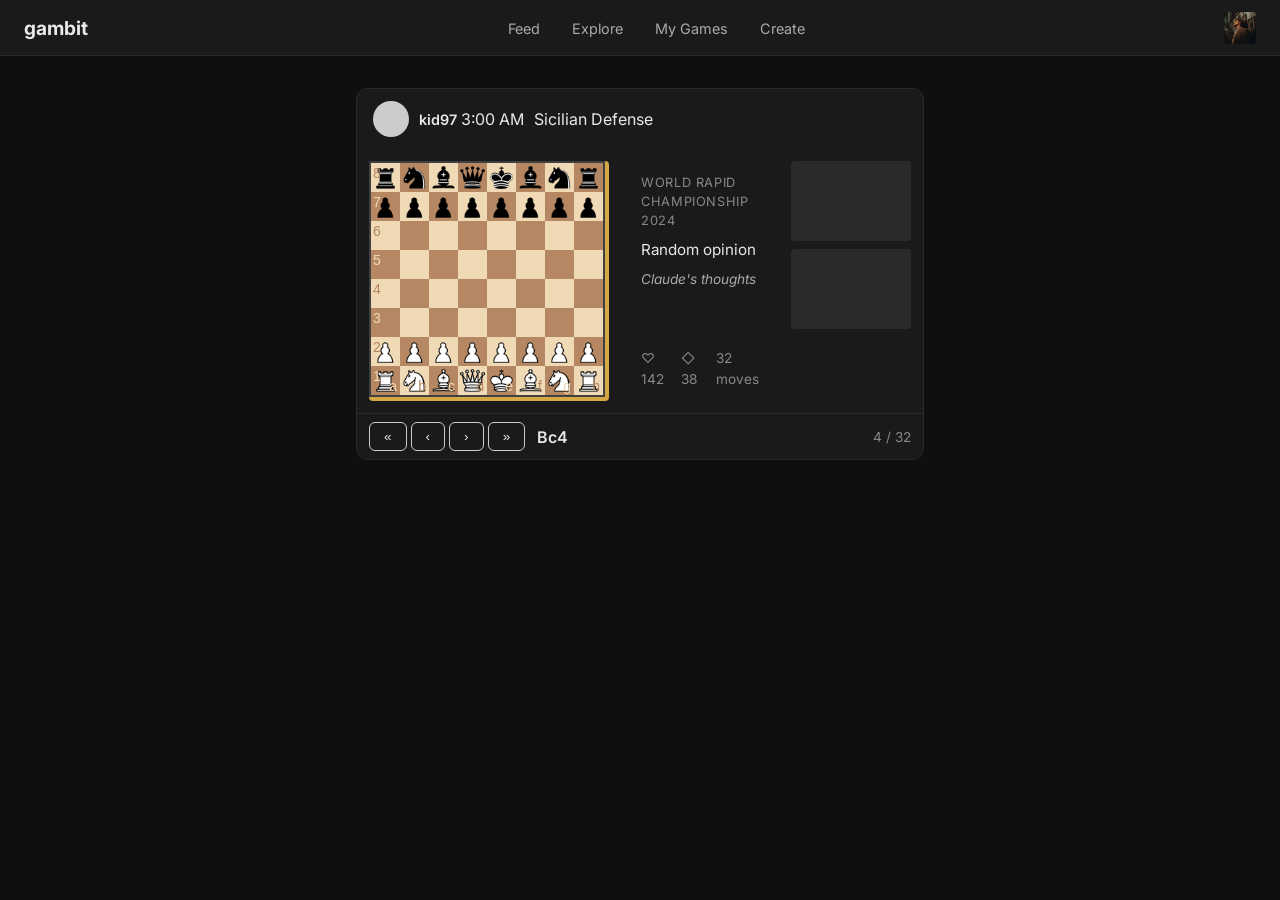
<file: index.html>
<!DOCTYPE html>
<html>
    <head>
        <title>gambit</title>
        <meta name="description" content="A social networking platform for all chess players and fans">
        <link rel="stylesheet" href="style.css">
        <link rel="stylesheet" href="css/chessboard-1.0.0.css">
        <link href="https://fonts.googleapis.com/css2?family=Inter:wght@400;500;700&display=swap" rel="stylesheet">
    </head>
    <body>
        <header>
            <nav>
                <span id="logo">gambit</span>
                <ul>
                    <li><a href="index.html">Feed</a></li>
                    <li><a href="#">Explore</a></li>
                    <li><a href="#">My Games</a></li>
                    <li><a href="create.html">Create</a></li>
                </ul>
                <div id="nav-avatar">
                    <img src="tkl_temp_profile.jpg">
                </div>
            </nav>
        </header>
        <main>
            <div id="feed">
                <article class="post-card">
                    <header class="card-header">
                        <div class="avatar"></div>
                        <div class="card-user">
                            <span class="username">kid97</span>
                            <span class="post-time">3:00 AM</span>
                        </div>
                        <span class="opening-tag">Sicilian Defense</span>
                    </header>

                    <!-- Flex row: all three sit side by side -->
                    <div class="card-content">

                        <div class="board-thumb" id="boardy"></div>
                        <!-- Fixed 200×200, flex-shrink: 0 so it never squishes -->

                        <div class="card-body">
                        <!-- flex: 1 — stretches to fill remaining space -->
                        <span class="tournament">World Rapid Championship 2024</span>
                        <p class="caption">Random opinion</p>
                        <p class="ai-preview">Claude's thoughts</p>
                        <div class="card-meta">
                            <span>♡ 142</span>
                            <span>◇ 38</span>
                            <span>32 moves</span>
                        </div>
                        </div>

                        <div class="media-stack">
                        <!-- Optional images/videos attached to the post -->
                        <div class="media-item"></div>
                        <div class="media-item"></div>
                        </div>
                    </div>

                    <!-- Full-width below the row -->
                    <div class="move-bar">
                        <div class="move-btns">
                            <button id="btn-first">«</button>
                            <button id="btn-prev">‹</button>
                            <button id="btn-next">›</button>
                            <button id="btn-last">»</button>
                        </div>
                        <span class="move-current">Bc4</span>
                        <span class="move-indicator">4 / 32</span>
                    </div>

                </article>
                <!-- next rec-->
            </div>

        </main>
        <footer>
            <!-- empty -->
        </footer>
        <script src="https://code.jquery.com/jquery-3.7.1.min.js"></script>
        <script src="js/chess.js"></script>
        <script src="js/chessboard-1.0.0.js"></script>
        <script src="script.js"></script>
    </body>
</html>
</file>
<file: style.css>
* {
    margin: 0;
    padding: 0;
    box-sizing: border-box;
}

body {
    font-family: 'Inter', sans-serif;
    background: #0f0f0f;
    color: #e8e8e8;
    min-height: 100vh;
}

nav {
    display: flex;
    align-items: center;
    justify-content: space-between;
    padding: 0 24px;
    height: 56px;
    background: #1a1a1a;
    border-bottom: 1px solid #2a2a2a;
    position: sticky;
    top: 0;
}

img {
    max-height: 100%;
    max-width: 100%;
    border-radius: 10%;
    border: 1px ;
}

#logo {
    font-size: 1.2rem;
    font-weight: 700;
    letter-spacing: -0.5;
}

nav ul {
    display: flex;
    gap: 32px;
    list-style: none;
}

#nav-avatar {
  width: 32px;
  height: 32px;
  border-radius: 50%;
  background: #ccc;
  cursor: pointer;
}

nav a {
    text-decoration: none;
    color: #aaa;
    font-size: 0.9rem;
}

#feed {
    max-width: 600px;
    margin: 32px auto;
    display: flex;
    flex-direction: column;
    gap: 24px;
    padding: 0 16px;
}

.post-card {
    background: #1a1a1a;
    border: 1px solid #2a2a2a;
    border-radius: 12px;
    width: 100%;
    overflow: hidden;
}

.card-header {
    display: flex;
    align-items: center;
    gap: 10px;
    padding: 12px 16px;
}

.card-header .avatar {
    width: 36px;
    height: 36px;
    border-radius: 50%;
    background-color: #ccc;
}

.card-header .username {
    font-weight: 600;
    font-size: 0.9rem;
}

.board-thumb {
  width: 240px;
  height: 240px;
  flex-shrink: 0;
  background: #d4a843;
  border-radius: 4px;
}

#boardy > div {
  border: none !important;
  font-family: 'Inter', sans-serif !important;
}

.card-content {
    display: flex;
    flex-direction: row;
    gap: 16px;
    padding: 12px;
    width: 100%;
    background-color: transparent;
}

.move-bar {
    display: flex;
    align-items: center;
    gap: 12px;
    padding: 8px 12px;
    background: #1a1a1a;
    border-top: 1px solid #2a2a2a;
}

.move-bar button {
    background: none;
    color: #e8e8e8;
    border: 1px solid #ccc;
    border-radius: 6px;
    padding: 6px 14px;
    cursor: pointer;
    font-size: 0.85rem;
}

.move-bar button:hover {
    background-color: #f0f0f0;
    color: #0f0f0f;
}

.move-current {
  font-weight: 600;
}

.move-indicator {
  margin-left: auto;     /* pushes it to the far right */
  color: #888;
  font-size: 0.85rem;
}

.card-body {
    flex: 1;               /* takes all space between board and media */
    display: flex;
    flex-direction: column;
    gap: 8px;
    padding: 12px 16px;
    font-size: 0.9rem;
    line-height: 1.5;
    color: #e8e8e8;
}

.media-stack {
    display: flex;
    flex-direction: column;
    gap: 8px;
    width: 120px;
    flex-shrink: 0;        /* media column stays fixed width too */
}

.media-item {
    width: 100%;
    height: 80px;
    background: #2a2a2a;   /* placeholder */
    border-radius: 4px;
}

/* --- Card Body Text --- */

.tournament {
  font-size: 0.8rem;
  color: #888;
  text-transform: uppercase;
  letter-spacing: 0.05em;
}

.caption {
  font-size: 0.95rem;
}

.ai-preview {
  font-size: 0.85rem;
  color: #aaa;
  font-style: italic;
}

.card-meta {
  display: flex;
  gap: 16px;
  font-size: 0.85rem;
  color: #888;
  margin-top: auto;      /* pins meta to the bottom of card-body */
}

.create-container {
    max-width: 720px;
    margin: 32px auto;
    padding: 0 16px;
    display: flex;
    flex-direction: column;
    gap: 12px;
}

.tab-bar {
    display: flex;
    flex-direction: row;
    align-items: center;
    gap: 8px;
}

.tab-bar button {
    align-items: center;
}

.tab {
    background: #1a1a1a;
    color: #e8e8e8;
    border: 1px solid #2a2a2a;
    border-radius: 8px;
    padding: 8px 20px;
    font-family: 'Inter', sans-serif;
    font-size: 0.9rem;
    cursor: pointer;
}

.tab.active {
    background: #2a2a2a;
    border-color: #e8e8e8;
}

.tab-panel {
    display: none;
}

.tab-panel.active {
    display: block;
}

.tab-panel textarea,
.tab-panel input {
    width: 100%;
    background: #1a1a1a;
    border: 1px solid #2a2a2a;
    border-radius: 8px;
    color: #e8e8e8;
    font-family: 'Inter', sans-serif;
    font-size: 0.9rem;
    padding: 12px;
    box-sizing: border-box;
}

.tab-panel textarea {
    height: 120px;
    resize: vertical;
}

.create-bottom {
    display: flex;
    gap: 16px;
    align-items: flex-start;
}

.post-body {
    width: 100%;
    height: 240px;
    background: transparent;
    border: none;
    color: #e8e8e8;
    font-family: 'Inter', sans-serif;
    font-size: 0.9rem;
    resize: none;
    outline: none;
}
</file>
<file: css/chessboard-1.0.0.css>
/*! chessboard.js v1.0.0 | (c) 2019 Chris Oakman | MIT License chessboardjs.com/license */

.clearfix-7da63 {
  clear: both;
}

.board-b72b1 {
  border: 2px solid #404040;
  box-sizing: content-box;
}

.square-55d63 {
  float: left;
  position: relative;

  /* disable any native browser highlighting */
  -webkit-touch-callout: none;
    -webkit-user-select: none;
     -khtml-user-select: none;
       -moz-user-select: none;
        -ms-user-select: none;
            user-select: none;
}

.white-1e1d7 {
  background-color: #f0d9b5;
  color: #b58863;
}

.black-3c85d {
  background-color: #b58863;
  color: #f0d9b5;
}

.highlight1-32417, .highlight2-9c5d2 {
  box-shadow: inset 0 0 3px 3px yellow;
}

.notation-322f9 {
  cursor: default;
  font-family: "Helvetica Neue", Helvetica, Arial, sans-serif;
  font-size: 14px;
  position: absolute;
}

.alpha-d2270 {
  bottom: 1px;
  right: 3px;
}

.numeric-fc462 {
  top: 2px;
  left: 2px;
}
</file>
